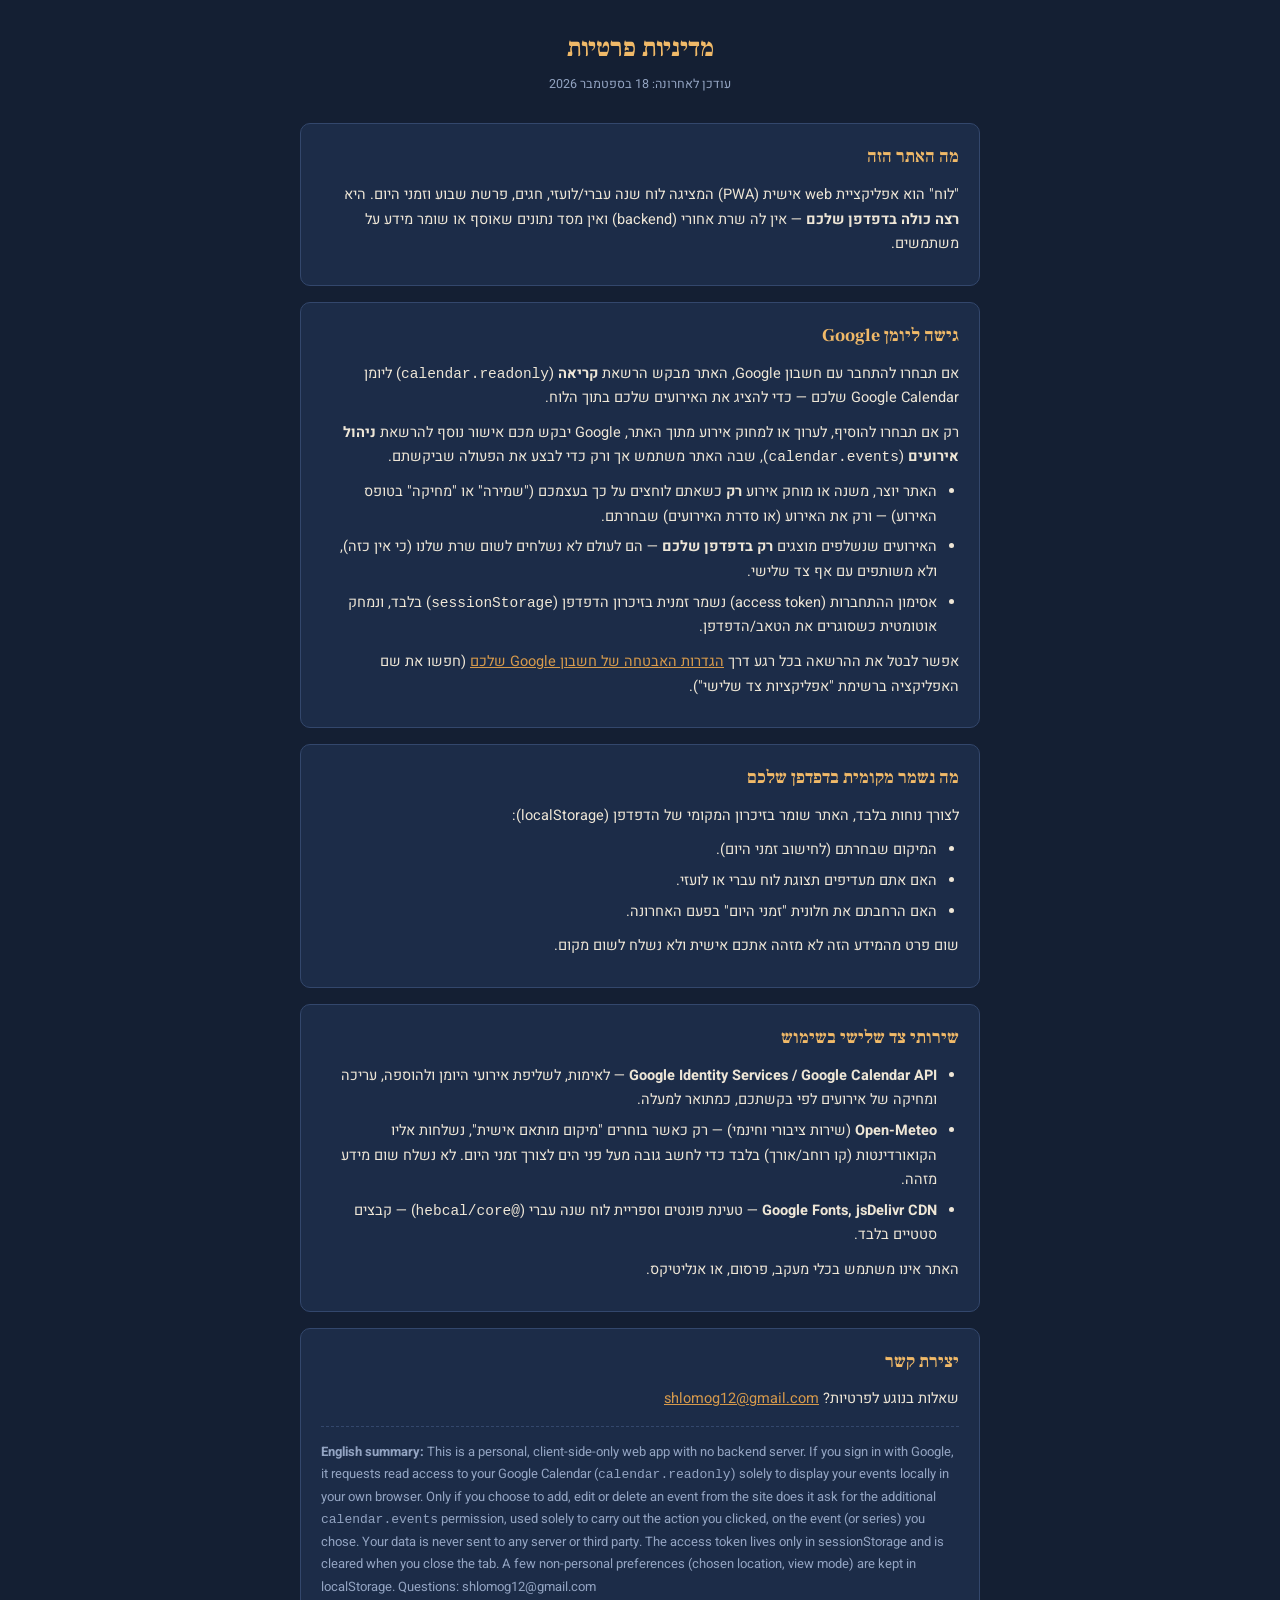
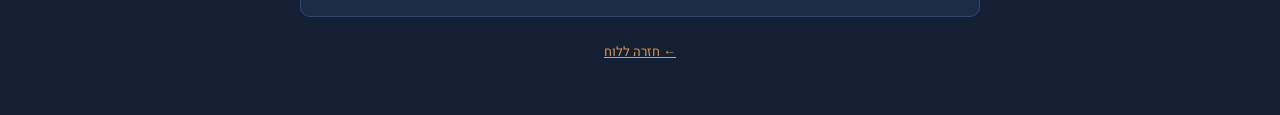
<file: privacy.html>
<!DOCTYPE html>
<html lang="he" dir="rtl">
<head>
<meta charset="UTF-8">
<meta name="viewport" content="width=device-width, initial-scale=1.0">
<title>מדיניות פרטיות · לוח</title>
<link rel="icon" href="icon.svg" type="image/svg+xml">
<link rel="preconnect" href="https://fonts.googleapis.com">
<link href="https://fonts.googleapis.com/css2?family=Frank+Ruhl+Libre:wght@700;900&family=Heebo:wght@300;400;500;700&display=swap" rel="stylesheet">
<style>
  :root{
    --bg:#141f33; --panel:#1c2c48; --line:#33476c;
    --amber:#d69a4c; --amber-bright:#f0b968;
    --text:#eee6d6; --text-dim:#93a4c2;
  }
  *{box-sizing:border-box;}
  body{margin:0;background:var(--bg);color:var(--text);font-family:'Heebo',sans-serif;
    padding:16px 10px 50px;line-height:1.7;}
  .wrap{max-width:680px;margin:0 auto;}
  h1{font-family:'Frank Ruhl Libre',serif;color:var(--amber-bright);font-size:26px;text-align:center;margin:10px 0 4px;}
  .updated{text-align:center;color:var(--text-dim);font-size:12.5px;margin-bottom:28px;}
  .card{background:var(--panel);border:1px solid var(--line);border-radius:10px;padding:18px 20px;margin-bottom:16px;}
  h2{font-family:'Frank Ruhl Libre',serif;color:var(--amber-bright);font-size:18px;margin:0 0 10px;}
  p{margin:0 0 10px;font-size:14.5px;}
  ul{margin:0 0 10px;padding-inline-start:22px;font-size:14.5px;}
  li{margin-bottom:6px;}
  a{color:var(--amber);}
  .en{border-top:1px dashed var(--line);margin-top:14px;padding-top:14px;direction:ltr;text-align:left;color:var(--text-dim);font-size:13px;}
  .back{display:block;text-align:center;margin-top:24px;font-size:13px;}
</style>
</head>
<body>
<div class="wrap">
  <h1>מדיניות פרטיות</h1>
  <div class="updated">עודכן לאחרונה: 18 בספטמבר 2026</div>

  <div class="card">
    <h2>מה האתר הזה</h2>
    <p>
      "לוח" הוא אפליקציית web אישית (PWA) המציגה לוח שנה עברי/לועזי, חגים,
      פרשת שבוע וזמני היום. היא <strong>רצה כולה בדפדפן שלכם</strong> — אין לה
      שרת אחורי (backend) ואין מסד נתונים שאוסף או שומר מידע על משתמשים.
    </p>
  </div>

  <div class="card">
    <h2>גישה ליומן Google</h2>
    <p>
      אם תבחרו להתחבר עם חשבון Google, האתר מבקש הרשאת
      <strong>קריאה</strong> (<code>calendar.readonly</code>) ליומן
      Google Calendar שלכם — כדי להציג את האירועים שלכם בתוך הלוח.
    </p>
    <p>
      רק אם תבחרו להוסיף, לערוך או למחוק אירוע מתוך האתר, Google יבקש מכם
      אישור נוסף להרשאת <strong>ניהול אירועים</strong> (<code>calendar.events</code>),
      שבה האתר משתמש אך ורק כדי לבצע את הפעולה שביקשתם.
    </p>
    <ul>
      <li>האתר יוצר, משנה או מוחק אירוע <strong>רק</strong> כשאתם לוחצים על כך
        בעצמכם ("שמירה" או "מחיקה" בטופס האירוע) — ורק את האירוע (או סדרת
        האירועים) שבחרתם.</li>
      <li>האירועים שנשלפים מוצגים <strong>רק בדפדפן שלכם</strong> — הם לעולם לא
        נשלחים לשום שרת שלנו (כי אין כזה), ולא משותפים עם אף צד שלישי.</li>
      <li>אסימון ההתחברות (access token) נשמר זמנית בזיכרון הדפדפן
        (<code>sessionStorage</code>) בלבד, ונמחק אוטומטית כשסוגרים את
        הטאב/הדפדפן.</li>
    </ul>
    <p>
      אפשר לבטל את ההרשאה בכל רגע דרך
      <a href="https://myaccount.google.com/permissions" target="_blank" rel="noopener">הגדרות האבטחה של חשבון Google שלכם</a>
      (חפשו את שם האפליקציה ברשימת "אפליקציות צד שלישי").
    </p>
  </div>

  <div class="card">
    <h2>מה נשמר מקומית בדפדפן שלכם</h2>
    <p>לצורך נוחות בלבד, האתר שומר בזיכרון המקומי של הדפדפן (localStorage):</p>
    <ul>
      <li>המיקום שבחרתם (לחישוב זמני היום).</li>
      <li>האם אתם מעדיפים תצוגת לוח עברי או לועזי.</li>
      <li>האם הרחבתם את חלונית "זמני היום" בפעם האחרונה.</li>
    </ul>
    <p>שום פרט מהמידע הזה לא מזהה אתכם אישית ולא נשלח לשום מקום.</p>
  </div>

  <div class="card">
    <h2>שירותי צד שלישי בשימוש</h2>
    <ul>
      <li><strong>Google Identity Services / Google Calendar API</strong> — לאימות, לשליפת אירועי היומן ולהוספה, עריכה ומחיקה של אירועים לפי בקשתכם, כמתואר למעלה.</li>
      <li><strong>Open-Meteo</strong> (שירות ציבורי וחינמי) — רק כאשר בוחרים
        "מיקום מותאם אישית", נשלחות אליו הקואורדינטות (קו רוחב/אורך) בלבד
        כדי לחשב גובה מעל פני הים לצורך זמני היום. לא נשלח שום מידע מזהה.</li>
      <li><strong>Google Fonts, jsDelivr CDN</strong> — טעינת פונטים וספריית
        לוח שנה עברי (<code>@hebcal/core</code>) — קבצים סטטיים בלבד.</li>
    </ul>
    <p>האתר אינו משתמש בכלי מעקב, פרסום, או אנליטיקס.</p>
  </div>

  <div class="card">
    <h2>יצירת קשר</h2>
    <p>שאלות בנוגע לפרטיות? <a href="mailto:shlomog12@gmail.com">shlomog12@gmail.com</a></p>

    <div class="en">
      <strong>English summary:</strong> This is a personal, client-side-only
      web app with no backend server. If you sign in with Google, it requests
      read access to your Google Calendar (<code>calendar.readonly</code>)
      solely to display your events locally in your own browser. Only if you
      choose to add, edit or delete an event from the site does it ask for the
      additional <code>calendar.events</code> permission, used solely to carry
      out the action you clicked, on the event (or series) you chose. Your data is never sent to any server or third party. The access token lives only in sessionStorage and is cleared when
      you close the tab. A few non-personal preferences (chosen location, view
      mode) are kept in localStorage. Questions: shlomog12@gmail.com
    </div>
  </div>

  <a class="back" href="./index.html">← חזרה ללוח</a>
</div>
</body>
</html>
</file>
